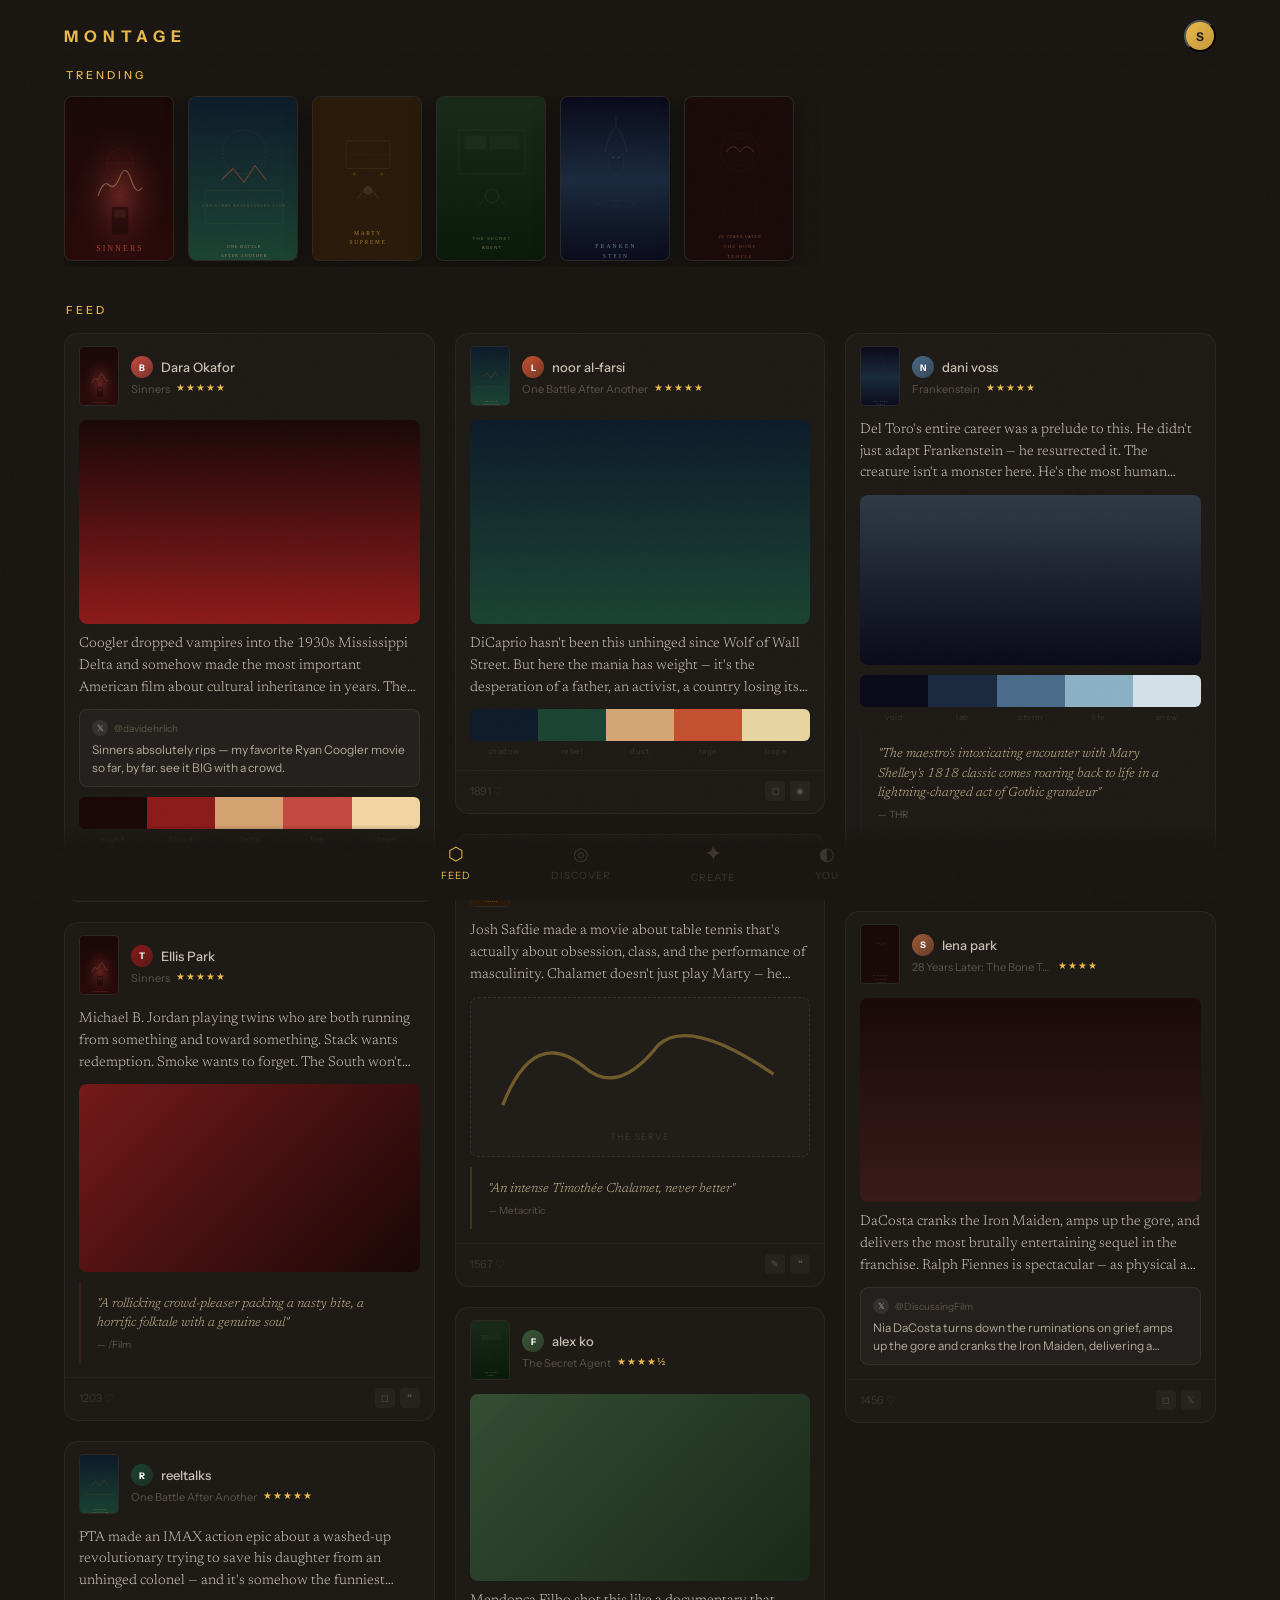
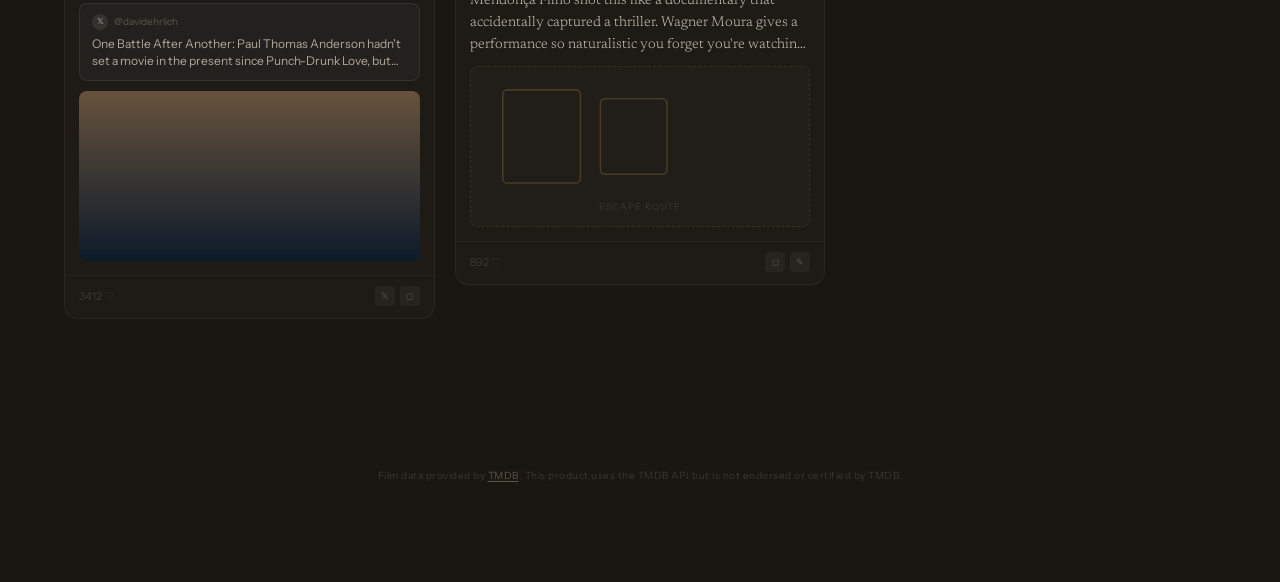
<file: index.html>
<!DOCTYPE html>
<html lang="en">
<head>
  <meta charset="UTF-8">
  <meta name="viewport" content="width=device-width, initial-scale=1.0, viewport-fit=cover">
  <meta name="theme-color" content="#1a1612">
  <meta name="apple-mobile-web-app-capable" content="yes">
  <meta name="apple-mobile-web-app-status-bar-style" content="black-translucent">
  <meta name="apple-mobile-web-app-title" content="Montage">

  <!-- SEO -->
  <title>MONTAGE — Review films with photos, tweets, drawings & more</title>
  <meta name="description" content="A new way to review movies. Build rich, visual montages with photos, tweets, sketches, color palettes and more. Like Letterboxd meets Pinterest.">
  <meta name="keywords" content="movie reviews, film criticism, letterboxd alternative, visual reviews, montage, cinema">
  <link rel="canonical" href="https://calmdownl0ve.github.io/montage/">

  <!-- Open Graph / Social Sharing -->
  <meta property="og:type" content="website">
  <meta property="og:url" content="https://calmdownl0ve.github.io/montage/">
  <meta property="og:title" content="MONTAGE — Review films with photos, tweets, drawings & more">
  <meta property="og:description" content="A new way to review movies. Build rich, visual montages with photos, tweets, sketches, color palettes and more.">
  <meta property="og:image" content="https://calmdownl0ve.github.io/montage/og-image.svg">
  <meta property="og:image:width" content="1200">
  <meta property="og:image:height" content="630">
  <!-- Twitter Card -->
  <meta name="twitter:card" content="summary_large_image">
  <meta name="twitter:title" content="MONTAGE — Review films with photos, tweets, drawings & more">
  <meta name="twitter:description" content="A new way to review movies. Build rich, visual montages with photos, tweets, sketches, color palettes and more.">
  <meta name="twitter:image" content="https://calmdownl0ve.github.io/montage/og-image.svg">

  <!-- Favicon -->
  <link rel="icon" type="image/svg+xml" href="favicon.svg">
  <link rel="apple-touch-icon" href="icon-192.png">

  <!-- PWA Manifest -->
  <link rel="manifest" href="manifest.json">

  <!-- Fonts -->
  <link rel="preconnect" href="https://fonts.googleapis.com">
  <link rel="preconnect" href="https://fonts.gstatic.com" crossorigin>
  <link href="https://fonts.googleapis.com/css2?family=Newsreader:ital,wght@0,300;0,400;1,300&family=Instrument+Sans:wght@400;500;600;700&display=swap" rel="stylesheet">

  <!-- Styles -->
  <link rel="stylesheet" href="css/styles.css?v=11">
</head>
<body>
  <!-- Skip to content for screen readers -->
  <a href="#content" class="sr-only sr-only--focusable">Skip to content</a>

  <div class="grain" aria-hidden="true"></div>
  <div id="app">
    <header class="topbar" role="banner">
      <h1 class="topbar__logo">Montage</h1>
      <button class="topbar__avatar" aria-label="Profile">S</button>
    </header>

    <!-- Loading skeleton shown before JS loads -->
    <main id="content" role="main">
      <div class="loading-skeleton" aria-label="Loading content">
        <div class="skeleton-trending">
          <div class="skeleton-label"></div>
          <div class="skeleton-row"><div class="skeleton-poster"></div><div class="skeleton-poster"></div><div class="skeleton-poster"></div><div class="skeleton-poster"></div><div class="skeleton-poster"></div></div>
        </div>
        <div class="skeleton-label" style="margin-top:24px"></div>
        <div class="skeleton-masonry"><div class="skeleton-card"></div><div class="skeleton-card skeleton-card--short"></div><div class="skeleton-card skeleton-card--tall"></div><div class="skeleton-card"></div><div class="skeleton-card skeleton-card--short"></div></div>
      </div>
    </main>

    <div class="search-overlay" role="dialog" aria-modal="true" aria-label="Search films">
      <input class="search-input" type="search" placeholder="Search films…" autocomplete="off" aria-label="Search films">
      <div class="search-results" role="listbox"></div>
    </div>
    <nav class="bottomnav" role="navigation" aria-label="Main navigation">
      <button class="nav-btn nav-btn--active" data-action="nav" data-tab="feed" aria-label="Feed" aria-current="page">
        <span class="nav-btn__icon" aria-hidden="true">⬡</span>
        <span class="nav-btn__label">Feed</span>
      </button>
      <button class="nav-btn" data-action="nav" data-tab="search" aria-label="Discover">
        <span class="nav-btn__icon" aria-hidden="true">◎</span>
        <span class="nav-btn__label">Discover</span>
      </button>
      <button class="nav-btn" data-action="nav" data-tab="compose" aria-label="Create review">
        <span class="nav-btn__icon nav-btn__icon--create" aria-hidden="true">✦</span>
        <span class="nav-btn__label">Create</span>
      </button>
      <button class="nav-btn" data-action="nav" data-tab="profile" aria-label="Your profile">
        <span class="nav-btn__icon" aria-hidden="true">◐</span>
        <span class="nav-btn__label">You</span>
      </button>
    </nav>
  </div>

  <!-- TMDB Attribution (required by API Terms of Use) -->
  <footer class="tmdb-attribution" role="contentinfo">
    <p>Film data provided by <a href="https://www.themoviedb.org" target="_blank" rel="noopener">TMDB</a>. This product uses the TMDB API but is not endorsed or certified by TMDB.</p>
  </footer>

  <script async src="https://platform.twitter.com/widgets.js" charset="utf-8"></script>
  <script type="module" src="js/app.js?v=11"></script>
</body>
</html>
</file>
<file: css/styles.css>
*, *::before, *::after { box-sizing: border-box; margin: 0; padding: 0; }
:root {
  --bg: #1a1612; --bg-card: rgba(255,255,255,0.02); --border: rgba(255,255,255,0.05);
  --border-hover: rgba(255,255,255,0.1); --gold: #e8b84b; --gold-dim: rgba(232,184,75,0.2);
  --gold-glow: rgba(232,184,75,0.07); --text-primary: #e8e0d4; --text-secondary: #c8c0b4;
  --text-muted: #5a5449; --text-dim: #3a3530;
  --font-display: 'Newsreader', Georgia, serif; --font-sans: 'Instrument Sans', -apple-system, sans-serif;
  --max-width: 1200px; --content-width: 900px; --nav-height: 64px; --safe-bottom: env(safe-area-inset-bottom, 0px);
}
html { -webkit-text-size-adjust: 100%; }
body { background: var(--bg); color: var(--text-primary); font-family: var(--font-display); min-height: 100vh; min-height: 100dvh; overflow-x: hidden; -webkit-font-smoothing: antialiased; }
a { color: inherit; text-decoration: none; } button { font: inherit; cursor: pointer; }
img { display: block; max-width: 100%; -webkit-user-drag: none; } ::-webkit-scrollbar { display: none; }
.grain { position: fixed; inset: 0; pointer-events: none; z-index: 9999; opacity: 0.03; mix-blend-mode: overlay;
  background-image: url("data:image/svg+xml,%3Csvg viewBox='0 0 256 256' xmlns='http://www.w3.org/2000/svg'%3E%3Cfilter id='n'%3E%3CfeTurbulence type='fractalNoise' baseFrequency='0.85' numOctaves='4' stitchTiles='stitch'/%3E%3C/filter%3E%3Crect width='100%25' height='100%25' filter='url(%23n)'/%3E%3C/svg%3E"); }
#app { max-width: var(--max-width); margin: 0 auto; position: relative; min-height: 100vh; min-height: 100dvh; padding: 0 24px; }
.topbar { padding: 20px 0 16px; display: flex; justify-content: space-between; align-items: center; position: sticky; top: 0; z-index: 100; background: linear-gradient(180deg, var(--bg) 75%, transparent); }
.topbar__logo { font-family: var(--font-sans); font-size: 16px; font-weight: 700; letter-spacing: 6px; text-transform: uppercase; color: var(--gold); }
.topbar__avatar { width: 32px; height: 32px; border-radius: 50%; background: linear-gradient(135deg, var(--gold), #c4963a); display: flex; align-items: center; justify-content: center; font: 700 12px var(--font-sans); color: var(--bg); }
.section-label { font: 500 11px var(--font-sans); letter-spacing: 3px; text-transform: uppercase; color: var(--gold); padding-left: 2px; margin-bottom: 14px; }
.trending { margin-bottom: 36px; }
.trending__scroll { display: flex; gap: 14px; overflow-x: auto; padding-bottom: 6px; }
.poster { border-radius: 5px; overflow: hidden; border: 1px solid rgba(255,255,255,0.08); flex-shrink: 0; position: relative; background: var(--bg); }
.poster--sm { width: 40px; height: 60px; }
.poster--md { width: 110px; height: 165px; border-radius: 8px; box-shadow: 0 6px 24px rgba(0,0,0,0.4); }
.poster--lg { width: 120px; height: 180px; border-radius: 8px; box-shadow: 0 8px 28px rgba(0,0,0,0.45); }
.poster img { width: 100%; height: 100%; object-fit: cover; } .poster svg { display: block; }
.poster--clickable { cursor: pointer; transition: transform 0.2s ease, box-shadow 0.2s ease; }
.poster--clickable:hover { transform: translateY(-3px); box-shadow: 0 10px 35px rgba(0,0,0,0.5); }
.feed { padding: 0 0 110px; }
.masonry { columns: 3 240px; column-gap: 20px; margin-top: 16px; }
@media (max-width: 700px) { .masonry { columns: 2 160px; column-gap: 14px; } }
@media (max-width: 480px) { .masonry { columns: 1; } }
.review-card { break-inside: avoid; margin-bottom: 20px; border-radius: 14px; overflow: hidden; background: var(--bg-card); border: 1px solid var(--border); cursor: pointer; opacity: 0; transform: translateY(16px); animation: cardReveal 0.55s cubic-bezier(0.16,1,0.3,1) forwards; transition: border-color 0.2s ease; }
.review-card:hover { border-color: var(--border-hover); }
@keyframes cardReveal { to { opacity: 1; transform: none; } }
.review-card__header { display: flex; align-items: center; gap: 12px; padding: 12px 14px 10px; }
.review-card__meta { flex: 1; min-width: 0; } .review-card__user { display: flex; align-items: center; gap: 8px; }
.user-avatar { width: 22px; height: 22px; border-radius: 50%; display: flex; align-items: center; justify-content: center; font: 700 9px var(--font-sans); color: #fff; flex-shrink: 0; }
.user-name { font: 500 13px var(--font-sans); color: var(--text-secondary); overflow: hidden; text-overflow: ellipsis; white-space: nowrap; }
.review-card__film-info { display: flex; align-items: center; gap: 6px; margin-top: 4px; }
.film-title-small { font: 400 11px var(--font-sans); color: var(--text-muted); overflow: hidden; text-overflow: ellipsis; white-space: nowrap; max-width: 140px; }
.review-card__blocks { padding: 4px 14px 14px; display: flex; flex-direction: column; gap: 10px; }
.review-card__footer { padding: 10px 14px 12px; border-top: 1px solid rgba(255,255,255,0.04); display: flex; align-items: center; justify-content: space-between; }
.like-count { font: 400 11px var(--font-sans); color: var(--text-dim); }
.media-badges { display: flex; gap: 5px; } .media-badge { width: 20px; height: 20px; border-radius: 4px; background: rgba(255,255,255,0.04); display: flex; align-items: center; justify-content: center; font-size: 9px; color: var(--text-muted); }
.block-text { font: 300 14px/1.55 var(--font-display); color: #d4ccc0; }
.block-text--clamp { display: -webkit-box; -webkit-line-clamp: 3; -webkit-box-orient: vertical; overflow: hidden; }
.block-text--expanded { font-size: 17px; line-height: 1.7; }
.block-image { width: 100%; border-radius: 8px; position: relative; overflow: hidden; }
.block-tweet { padding: 10px 12px; border-radius: 8px; background: rgba(255,255,255,0.03); border: 1px solid rgba(255,255,255,0.07); }
.block-tweet--expanded { padding: 12px 14px; }
.block-tweet__header { display: flex; align-items: center; gap: 6px; margin-bottom: 5px; }
.block-tweet__icon { width: 16px; height: 16px; border-radius: 50%; background: rgba(255,255,255,0.08); display: flex; align-items: center; justify-content: center; font-size: 8px; color: rgba(255,255,255,0.35); font-weight: 700; }
.block-tweet__handle { font: 400 10px var(--font-sans); color: var(--text-muted); }
.block-tweet__time { font: 400 9px var(--font-sans); color: var(--text-dim); margin-left: auto; }
.block-tweet__content { font: 400 12px/1.45 var(--font-sans); color: #b0a89a; margin: 0; }
.block-tweet__content--clamp { display: -webkit-box; -webkit-line-clamp: 2; -webkit-box-orient: vertical; overflow: hidden; }
.block-tweet__actions { display: flex; gap: 16px; margin-top: 8px; font: 400 9px var(--font-sans); color: var(--text-dim); }
.block-palette { display: flex; border-radius: 6px; overflow: hidden; height: 32px; }
.block-palette__swatch { flex: 1; } .block-palette__labels { display: flex; margin-top: 5px; }
.block-palette__label { flex: 1; text-align: center; font: 400 8px var(--font-sans); color: var(--text-dim); letter-spacing: 0.5px; }
.block-sketch { padding: 14px; border-radius: 8px; background: rgba(255,255,255,0.015); border: 1px dashed rgba(232,184,75,0.12); }
.block-sketch__label { text-align: center; margin-top: 5px; font: 400 9px var(--font-sans); color: var(--text-dim); letter-spacing: 1px; text-transform: uppercase; }
.block-quote { padding: 12px 14px 12px 16px; border-radius: 0 8px 8px 0; }
.block-quote__text { font: 300 italic 13px/1.5 var(--font-display); color: #c8b890; }
.block-quote__author { font: 400 10px var(--font-sans); color: var(--text-muted); margin-top: 5px; display: block; }
.stars { font-size: 12px; letter-spacing: 1px; color: var(--gold); line-height: 1; }
.stars--sm { font-size: 10px; } .stars--lg { font-size: 16px; }
.view { padding-bottom: 110px; max-width: var(--content-width); margin: 0 auto; } .view--hidden { display: none; }
.back-btn { background: none; border: none; color: var(--gold); font: 400 14px var(--font-sans); padding: 12px 0; letter-spacing: 0.5px; }
.detail-header { display: flex; gap: 18px; padding: 4px 0 24px; align-items: flex-start; }
.detail-title { font: 400 26px/1.15 var(--font-display); color: var(--text-primary); }
.detail-subtitle { font: 400 12px var(--font-sans); color: var(--text-muted); margin: 4px 0 10px; }
.detail-user { display: flex; align-items: center; gap: 10px; margin-top: 14px; }
.detail-user__avatar { width: 28px; height: 28px; border-radius: 50%; display: flex; align-items: center; justify-content: center; font: 700 11px var(--font-sans); color: #fff; }
.detail-user__name { font: 500 13px var(--font-sans); color: var(--text-secondary); }
.detail-user__likes { font: 400 11px var(--font-sans); color: var(--text-dim); margin-left: 4px; }
.detail-blocks { padding: 8px 0; display: flex; flex-direction: column; gap: 16px; }
.detail-actions { margin: 32px 0 0; padding: 16px 0; border-top: 1px solid rgba(255,255,255,0.06); display: flex; gap: 28px; }
.detail-actions span { font: 400 12px var(--font-sans); color: var(--text-muted); cursor: pointer; } .detail-actions span:hover { color: var(--gold); }
.film-hero { height: 240px; position: relative; overflow: hidden; display: flex; align-items: flex-end; padding: 0 0 24px; border-radius: 14px; margin-bottom: 8px; }
.film-hero__bg { position: absolute; inset: 0; } .film-hero__bg img { width: 100%; height: 100%; object-fit: cover; opacity: 0.3; filter: blur(1px); }
.film-hero__gradient { position: absolute; inset: 0; } .film-hero__content { position: relative; display: flex; gap: 20px; align-items: flex-end; padding: 0 24px; }
.film-hero__info { padding-bottom: 2px; } .film-hero__title { font: 400 28px/1.1 var(--font-display); color: var(--text-primary); }
.film-hero__meta { font: 400 12px var(--font-sans); color: #8a8279; margin: 5px 0 10px; }
.compose { padding: 0 0 110px; max-width: 600px; margin: 0 auto; }
.compose__title { font: 400 28px var(--font-display); color: var(--text-primary); margin: 4px 0 28px; }
.compose__field { display: flex; align-items: center; gap: 14px; padding: 16px 18px; border-radius: 12px; background: var(--bg-card); border: 1px solid var(--border); margin-bottom: 22px; }
.compose__field-poster { width: 40px; height: 60px; border-radius: 6px; background: rgba(255,255,255,0.04); border: 1px dashed rgba(255,255,255,0.1); display: flex; align-items: center; justify-content: center; font-size: 18px; color: var(--text-dim); }
.compose__field-label { font: 400 10px var(--font-sans); color: var(--text-muted); text-transform: uppercase; letter-spacing: 1.5px; }
.compose__field-placeholder { font: 300 16px var(--font-display); color: var(--text-dim); margin-top: 2px; }
.compose__rating-stars { margin-top: 8px; font-size: 24px; letter-spacing: 5px; color: var(--gold-dim); }
.media-grid { display: grid; grid-template-columns: repeat(3, 1fr); gap: 12px; margin-bottom: 26px; }
.media-option { padding: 18px 12px; border-radius: 12px; background: rgba(255,255,255,0.02); border: 1px solid var(--border); display: flex; flex-direction: column; align-items: center; gap: 8px; cursor: pointer; transition: all 0.25s ease; }
.media-option:hover { border-color: var(--border-hover); }
.media-option--active { background: var(--gold-glow); border-color: rgba(232,184,75,0.25); }
.media-option__icon { font-size: 20px; color: var(--text-muted); transition: color 0.25s; }
.media-option--active .media-option__icon { color: var(--gold); }
.media-option__label { font: 500 11px var(--font-sans); color: var(--text-muted); transition: color 0.25s; }
.media-option--active .media-option__label { color: var(--gold); }
.compose__block-slot { padding: 18px; border-radius: 12px; margin-bottom: 12px; background: var(--bg-card); border: 1px dashed rgba(232,184,75,0.15); display: flex; align-items: center; gap: 14px; }
.compose__block-slot__icon { font-size: 18px; color: var(--gold); }
.compose__block-slot__label { font: 400 13px var(--font-sans); color: #7a7269; }
.compose__textarea { padding: 16px 18px; border-radius: 12px; min-height: 100px; background: var(--bg-card); border: 1px solid var(--border); margin-bottom: 30px; }
#c-thoughts::placeholder { color: var(--text-dim); }
#c-thoughts:focus, #media-inputs input:focus { border-color: rgba(232,184,75,0.3); }
#media-inputs .compose__block-slot { margin-bottom: 12px; }
#media-inputs input::placeholder { color: var(--text-dim); }
.btn-publish { width: 100%; padding: 18px; border-radius: 12px; border: none; background: linear-gradient(135deg, var(--gold), #c4963a); font: 600 14px var(--font-sans); color: var(--bg); letter-spacing: 1px; text-transform: uppercase; transition: opacity 0.2s ease; }
.btn-publish:hover { opacity: 0.9; }
.bottomnav { position: fixed; bottom: 0; left: 50%; transform: translateX(-50%); width: 100%; max-width: var(--max-width); padding: 12px 24px calc(12px + var(--safe-bottom)); background: linear-gradient(180deg, transparent, var(--bg) 35%); display: flex; justify-content: center; gap: 48px; align-items: center; z-index: 200; }
.nav-btn { background: none; border: none; display: flex; flex-direction: column; align-items: center; gap: 4px; padding: 4px 16px; }
.nav-btn__icon { font-size: 18px; color: var(--text-dim); transition: color 0.2s; } .nav-btn__icon--create { font-size: 22px; }
.nav-btn__label { font: 400 10px var(--font-sans); letter-spacing: 1px; text-transform: uppercase; color: var(--text-dim); transition: color 0.2s; }
.nav-btn--active .nav-btn__icon, .nav-btn--active .nav-btn__label { color: var(--gold); }
.search-overlay { position: fixed; inset: 0; z-index: 300; background: rgba(0,0,0,0.85); backdrop-filter: blur(10px); display: flex; flex-direction: column; padding: 80px 24px 24px; opacity: 0; pointer-events: none; transition: opacity 0.25s ease; }
.search-overlay--open { opacity: 1; pointer-events: all; }
.search-input { width: 100%; max-width: 600px; margin: 0 auto; padding: 16px 20px; border-radius: 12px; border: 1px solid var(--border); background: rgba(255,255,255,0.05); font: 300 17px var(--font-display); color: var(--text-primary); outline: none; }
.search-input::placeholder { color: var(--text-dim); } .search-input:focus { border-color: rgba(232,184,75,0.3); }
.tweet-embed-container { border-radius: 8px; overflow: hidden; }
.tweet-embed-container .twitter-tweet { margin: 0 !important; }
.tweet-embed-container iframe { border-radius: 8px !important; }
.tweet-embed-container blockquote { margin: 0; padding: 14px 16px; border-radius: 8px; background: rgba(255,255,255,0.03); border: 1px solid rgba(255,255,255,0.07); font: 400 13px/1.5 var(--font-sans); color: #b0a89a; }
.tweet-embed-container blockquote a { color: var(--gold); opacity: 0.7; }
@keyframes fadeIn { from { opacity: 0; } to { opacity: 1; } }
@keyframes slideUp { from { opacity: 0; transform: translateY(10px); } to { opacity: 1; transform: none; } }
.animate-fade { animation: fadeIn 0.35s ease forwards; }
.animate-slide { animation: slideUp 0.5s cubic-bezier(0.16,1,0.3,1) forwards; }
.delay-1{animation-delay:.05s}.delay-2{animation-delay:.1s}.delay-3{animation-delay:.15s}.delay-4{animation-delay:.2s}.delay-5{animation-delay:.25s}.delay-6{animation-delay:.3s}.delay-7{animation-delay:.35s}.delay-8{animation-delay:.4s}

/* ── Accessibility ── */
.sr-only { position: absolute; width: 1px; height: 1px; padding: 0; margin: -1px; overflow: hidden; clip: rect(0,0,0,0); white-space: nowrap; border: 0; }
.sr-only--focusable:focus { position: static; width: auto; height: auto; padding: 8px 16px; margin: 0; overflow: visible; clip: auto; white-space: normal; background: var(--gold); color: var(--bg); font: 600 14px var(--font-sans); border-radius: 6px; z-index: 10000; }
*:focus-visible { outline: 2px solid var(--gold); outline-offset: 2px; border-radius: 4px; }
button:focus-visible, a:focus-visible { outline: 2px solid var(--gold); outline-offset: 2px; }

/* ── Loading Skeleton ── */
@keyframes shimmer { 0% { background-position: -200px 0; } 100% { background-position: 200px 0; } }
.skeleton-label { width: 80px; height: 12px; border-radius: 4px; background: linear-gradient(90deg, rgba(255,255,255,0.03) 25%, rgba(255,255,255,0.06) 50%, rgba(255,255,255,0.03) 75%); background-size: 200px 100%; animation: shimmer 1.5s infinite; margin-bottom: 14px; }
.skeleton-trending { margin-bottom: 36px; }
.skeleton-row { display: flex; gap: 14px; }
.skeleton-poster { width: 110px; height: 165px; border-radius: 8px; flex-shrink: 0; background: linear-gradient(90deg, rgba(255,255,255,0.03) 25%, rgba(255,255,255,0.06) 50%, rgba(255,255,255,0.03) 75%); background-size: 200px 100%; animation: shimmer 1.5s infinite; }
.skeleton-masonry { columns: 3 240px; column-gap: 20px; margin-top: 16px; }
@media (max-width: 700px) { .skeleton-masonry { columns: 2 160px; column-gap: 14px; } }
.skeleton-card { break-inside: avoid; margin-bottom: 20px; border-radius: 14px; height: 320px; background: linear-gradient(90deg, rgba(255,255,255,0.02) 25%, rgba(255,255,255,0.04) 50%, rgba(255,255,255,0.02) 75%); background-size: 200px 100%; animation: shimmer 1.5s infinite; }
.skeleton-card--short { height: 240px; }
.skeleton-card--tall { height: 400px; }

/* ── TMDB Attribution Footer ── */
.tmdb-attribution { max-width: var(--max-width); margin: 0 auto; padding: 40px 24px 100px; text-align: center; }
.tmdb-attribution p { font: 400 10px var(--font-sans); color: var(--text-dim); letter-spacing: 0.5px; }
.tmdb-attribution a { color: var(--text-muted); text-decoration: underline; text-underline-offset: 2px; }
.tmdb-attribution a:hover { color: var(--gold); }

/* ── Image loading ── */
.poster img { transition: opacity 0.3s ease; }
.poster img[src=""] { opacity: 0; }

/* ── Smooth transitions ── */
.review-card { transition: border-color 0.2s ease, transform 0.15s ease; }
.review-card:hover { border-color: var(--border-hover); transform: translateY(-1px); }
.review-card:active { transform: translateY(0); }
.back-btn:hover { opacity: 0.8; }
.nav-btn { transition: opacity 0.15s ease; }
.nav-btn:hover { opacity: 0.8; }

/* ── Selection color ── */
::selection { background: rgba(232,184,75,0.25); color: var(--text-primary); }

/* ── Print styles ── */
@media print {
  .grain, .bottomnav, .search-overlay, .tmdb-attribution { display: none !important; }
  #app { max-width: 100%; padding: 0; }
  .review-card { break-inside: avoid; border: 1px solid #ccc; }
}

/* Hide skeleton once JS renders content */
#content.loaded .loading-skeleton { display: none; }

/* ── Reduced motion preference ── */
@media (prefers-reduced-motion: reduce) {
  *, *::before, *::after { animation-duration: 0.01ms !important; animation-iteration-count: 1 !important; transition-duration: 0.01ms !important; }
}

/* ── Discover Grid ── */
.discover-grid { display: grid; grid-template-columns: repeat(auto-fill, minmax(130px, 1fr)); gap: 20px; }
@media (min-width: 700px) { .discover-grid { grid-template-columns: repeat(auto-fill, minmax(140px, 1fr)); } }
.discover-film { cursor: pointer; text-align: center; }
.discover-film__title { font: 400 12px var(--font-sans); color: var(--text-secondary); margin-top: 8px; overflow: hidden; text-overflow: ellipsis; white-space: nowrap; }
.discover-film__year { font: 400 10px var(--font-sans); color: var(--text-muted); margin-top: 2px; }
.discover-film .poster--md { width: 100%; height: auto; aspect-ratio: 2/3; }
.discover-film .poster--md img { width: 100%; height: 100%; }

/* ── Genre Tags ── */
.genre-tag { padding: 8px 16px; border-radius: 20px; border: 1px solid var(--border); background: var(--bg-card); font: 500 11px var(--font-sans); color: var(--text-muted); cursor: pointer; transition: all 0.2s ease; }
.genre-tag:hover { border-color: var(--border-hover); color: var(--text-secondary); }
.genre-tag--active { background: var(--gold-glow); border-color: rgba(232,184,75,0.3); color: var(--gold); }

/* ── Composer Film Search Results ── */
.composer-result { display: flex; align-items: center; gap: 12px; padding: 10px 16px; cursor: pointer; transition: background 0.15s ease; }
.composer-result:hover { background: rgba(255,255,255,0.03); }
.composer-result + .composer-result { border-top: 1px solid rgba(255,255,255,0.03); }

/* ── Star Rating Buttons ── */
.star-btn { transition: transform 0.1s ease; }
.star-btn:hover { transform: scale(1.2); }
.star-btn--active { color: var(--gold) !important; }
</file>
